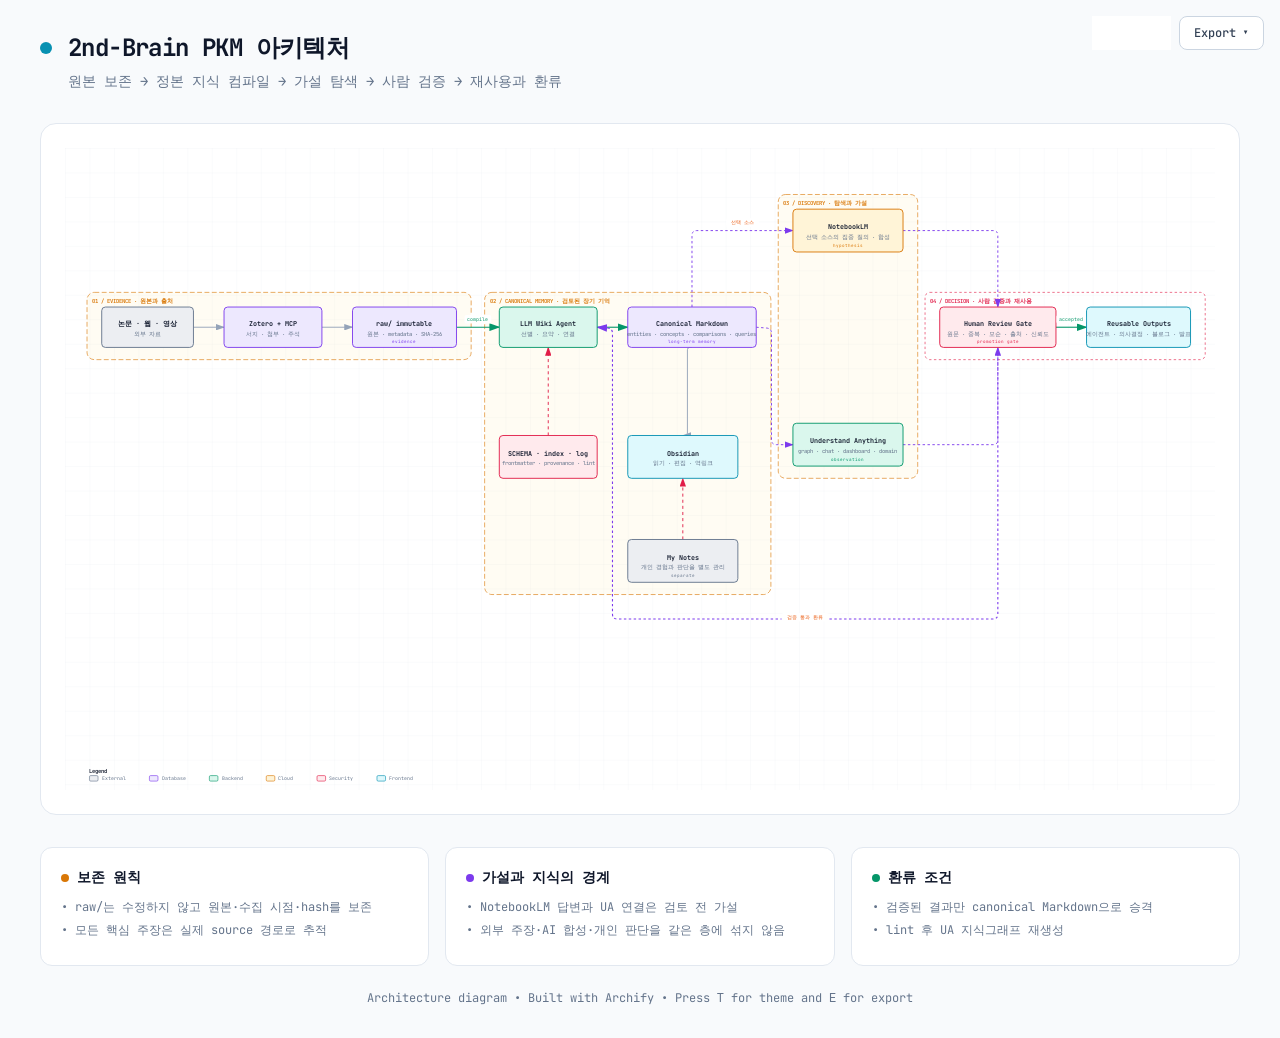
<file: docs/architecture/second-brain-pkm-architecture.html>
<!DOCTYPE html>
<html lang="ko" data-theme="dark">
<head>
  <meta charset="UTF-8">
  <meta name="viewport" content="width=device-width, initial-scale=1.0">
  <meta name="generator" content="archify 2.11.0">
  <title>2nd-Brain PKM 아키텍처 Diagram</title>
  <script>
    // Resolve the theme before first paint so light-preference users don't
    // see a dark flash. The toolbar script below re-applies with UI state.
    (function () {
      try {
        var theme = null;
        try {
          var param = new URLSearchParams(window.location.search).get('theme');
          if (param === 'light' || param === 'dark') theme = param;
        } catch (_) {}
        if (!theme) {
          try { theme = localStorage.getItem('archify-theme'); } catch (_) {}
        }
        if (theme !== 'light' && theme !== 'dark') {
          theme = window.matchMedia('(prefers-color-scheme: light)').matches ? 'light' : 'dark';
        }
        document.documentElement.setAttribute('data-theme', theme);
      } catch (_) {}
    })();
  </script>
  <!-- Async font load: a blackholed network must not block first paint.
       The body font stack falls back to system monospace until it lands. -->
  <link rel="preconnect" href="https://fonts.gstatic.com" crossorigin>
  <link href="https://fonts.googleapis.com/css2?family=JetBrains+Mono:wght@400;500;600;700&display=swap"
        rel="stylesheet" media="print" onload="this.media='all'">
  <noscript>
    <link href="https://fonts.googleapis.com/css2?family=JetBrains+Mono:wght@400;500;600;700&display=swap" rel="stylesheet">
  </noscript>
  <style>
    /* ==========================================================
       THEME VARIABLES — switch by toggling [data-theme] on <html>
       ========================================================== */
    :root,
    [data-theme="dark"] {
      --bg: #020617;
      --grid: #1e293b;
      --text: #ffffff;
      --text-muted: #94a3b8;
      --text-dim: #475569;
      /* UI chrome (menu hints, footer) needs more contrast than SVG .t-dim accents */
      --text-faint: #7d8da1;

      --panel: rgba(15, 23, 42, 0.5);
      --panel-border: #1e293b;
      --lane-fill: rgba(15, 23, 42, 0.22);
      --lane-stroke: #334155;

      --arrow: #64748b;
      --arrow-emphasis: #34d399;

      /* Opaque mask color used behind semi-transparent component fills
         so the arrows drawn underneath are properly hidden. */
      --mask: #0f172a;

      --frontend-fill:    rgba(8, 51, 68, 0.4);
      --frontend-stroke:  #22d3ee;
      --backend-fill:     rgba(6, 78, 59, 0.4);
      --backend-stroke:   #34d399;
      --database-fill:    rgba(76, 29, 149, 0.4);
      --database-stroke:  #a78bfa;
      --cloud-fill:       rgba(120, 53, 15, 0.3);
      --cloud-stroke:     #fbbf24;
      --security-fill:    rgba(136, 19, 55, 0.4);
      --security-stroke:  #fb7185;
      --messagebus-fill:  rgba(251, 146, 60, 0.3);
      --messagebus-stroke:#fb923c;
      --external-fill:    rgba(30, 41, 59, 0.5);
      --external-stroke:  #94a3b8;

      --toolbar-bg:       rgba(15, 23, 42, 0.8);
      --toolbar-border:   #334155;
      --toolbar-text:     #e2e8f0;
      --toolbar-hover:    rgba(15, 23, 42, 0.95);
      --toolbar-menu-bg:  #0f172a;
    }

    [data-theme="light"] {
      --bg: #f8fafc;
      --grid: #e2e8f0;
      --text: #0f172a;
      --text-muted: #64748b;
      --text-dim: #94a3b8;
      --text-faint: #64748b;

      --panel: #ffffff;
      --panel-border: #e2e8f0;
      --lane-fill: rgba(248, 250, 252, 0.65);
      --lane-stroke: #cbd5e1;

      --arrow: #94a3b8;
      --arrow-emphasis: #059669;

      --mask: #ffffff;

      --frontend-fill:    rgba(34, 211, 238, 0.15);
      --frontend-stroke:  #0891b2;
      --backend-fill:     rgba(52, 211, 153, 0.18);
      --backend-stroke:   #059669;
      --database-fill:    rgba(167, 139, 250, 0.2);
      --database-stroke:  #7c3aed;
      --cloud-fill:       rgba(251, 191, 36, 0.18);
      --cloud-stroke:     #d97706;
      --security-fill:    rgba(251, 113, 133, 0.15);
      --security-stroke:  #e11d48;
      --messagebus-fill:  rgba(251, 146, 60, 0.15);
      --messagebus-stroke:#ea580c;
      --external-fill:    rgba(148, 163, 184, 0.18);
      --external-stroke:  #64748b;

      --toolbar-bg:       rgba(255, 255, 255, 0.92);
      --toolbar-border:   #cbd5e1;
      --toolbar-text:     #334155;
      --toolbar-hover:    #ffffff;
      --toolbar-menu-bg:  #ffffff;
    }

    * { margin: 0; padding: 0; box-sizing: border-box; }

    body {
      font-family: 'JetBrains Mono', ui-monospace, SFMono-Regular, Menlo, Consolas, 'DejaVu Sans Mono', 'Liberation Mono', 'Noto Sans Mono CJK SC', 'PingFang SC', 'Hiragino Sans GB', 'Microsoft YaHei', monospace;
      background: var(--bg);
      min-height: 100vh;
      padding: 2rem;
      color: var(--text);
      transition: background 0.2s ease, color 0.2s ease;
    }

    .container { max-width: 1200px; margin: 0 auto; }

    .header { margin-bottom: 2rem; }

    .header-row {
      display: flex;
      align-items: center;
      gap: 1rem;
      margin-bottom: 0.5rem;
    }

    .pulse-dot {
      width: 12px;
      height: 12px;
      background: var(--frontend-stroke);
      border-radius: 50%;
      animation: pulse 2s infinite;
    }

    @keyframes pulse {
      0%, 100% { opacity: 1; }
      50% { opacity: 0.5; }
    }

    h1 {
      font-size: 1.5rem;
      font-weight: 700;
      letter-spacing: -0.025em;
    }

    .subtitle {
      color: var(--text-muted);
      font-size: 0.875rem;
      margin-left: 1.75rem;
    }

    .diagram-container {
      background: var(--panel);
      border-radius: 1rem;
      border: 1px solid var(--panel-border);
      padding: 1.5rem;
      overflow-x: auto;
    }

    svg {
      width: 100%;
      min-width: min(900px, 100%);
      display: block;
    }

    .cards {
      display: grid;
      grid-template-columns: repeat(auto-fit, minmax(280px, 1fr));
      gap: 1rem;
      margin-top: 2rem;
    }

    .card {
      background: var(--panel);
      border-radius: 0.75rem;
      border: 1px solid var(--panel-border);
      padding: 1.25rem;
    }

    .card-header {
      display: flex;
      align-items: center;
      gap: 0.5rem;
      margin-bottom: 0.75rem;
    }

    .card-dot {
      width: 8px;
      height: 8px;
      border-radius: 50%;
    }

    .card-dot.cyan     { background: var(--frontend-stroke); }
    .card-dot.emerald  { background: var(--backend-stroke); }
    .card-dot.violet   { background: var(--database-stroke); }
    .card-dot.amber    { background: var(--cloud-stroke); }
    .card-dot.rose     { background: var(--security-stroke); }
    .card-dot.orange   { background: var(--messagebus-stroke); }
    .card-dot.slate    { background: var(--external-stroke); }

    .card h3 { font-size: 0.875rem; font-weight: 600; color: var(--text); }

    .card ul {
      list-style: none;
      color: var(--text-muted);
      font-size: 0.75rem;
    }

    .card li { margin-bottom: 0.375rem; }

    .footer {
      text-align: center;
      margin-top: 1.5rem;
      color: var(--text-faint);
      font-size: 0.75rem;
    }

    /* ==========================================================
       Print stylesheet — hide interactive controls, force light,
       drop the grid so the diagram doesn't waste ink, use landscape
       so wide diagrams fit, pack summary cards into 2 columns to
       avoid an orphan card on a trailing page.
       ========================================================== */
    @page { size: landscape; margin: 1.5cm; }

    @media print {
      /* Force the FULL light palette — including component fills/strokes and
         lane/arrow colors — so printing from dark theme doesn't put neon
         strokes and translucent dark fills on white paper. */
      :root, [data-theme="dark"], [data-theme="light"] {
        --bg: #ffffff;
        --grid: transparent;
        --panel: #ffffff;
        --panel-border: #e2e8f0;
        --text: #0f172a;
        --text-muted: #475569;
        --text-dim: #94a3b8;
        --text-faint: #64748b;
        --mask: #ffffff;
        --lane-fill: rgba(248, 250, 252, 0.65);
        --lane-stroke: #cbd5e1;
        --arrow: #94a3b8;
        --arrow-emphasis: #059669;
        --frontend-fill:    rgba(34, 211, 238, 0.15);
        --frontend-stroke:  #0891b2;
        --backend-fill:     rgba(52, 211, 153, 0.18);
        --backend-stroke:   #059669;
        --database-fill:    rgba(167, 139, 250, 0.2);
        --database-stroke:  #7c3aed;
        --cloud-fill:       rgba(251, 191, 36, 0.18);
        --cloud-stroke:     #d97706;
        --security-fill:    rgba(251, 113, 133, 0.15);
        --security-stroke:  #e11d48;
        --messagebus-fill:  rgba(251, 146, 60, 0.15);
        --messagebus-stroke:#ea580c;
        --external-fill:    rgba(148, 163, 184, 0.18);
        --external-stroke:  #64748b;
      }
      body { background: #ffffff !important; padding: 0; }
      .container { max-width: none; }
      .toolbar, .archify-toast, .no-print { display: none !important; }
      .diagram-container, .card { box-shadow: none; border-color: #e2e8f0; }
      .cards { grid-template-columns: 1fr 1fr; }
      /* Ensure elements break sensibly across pages */
      .card { break-inside: avoid; page-break-inside: avoid; }
      .diagram-container { break-inside: avoid; page-break-inside: avoid; }
      h1, .subtitle { color: #0f172a; }
    }

    /* ==========================================================
       TOOLBAR (theme toggle + export menu)
       ========================================================== */
    .toolbar {
      position: fixed;
      top: 1rem;
      right: 1rem;
      display: flex;
      gap: 0.5rem;
      z-index: 100;
    }
    .toolbar button {
      background: var(--toolbar-bg);
      color: var(--toolbar-text);
      border: 1px solid var(--toolbar-border);
      padding: 0.5rem 0.875rem;
      border-radius: 0.5rem;
      font-family: inherit;
      font-size: 0.75rem;
      font-weight: 500;
      cursor: pointer;
      backdrop-filter: blur(8px);
      transition: background 0.15s, border-color 0.15s;
      display: inline-flex;
      align-items: center;
      gap: 0.375rem;
    }
    .toolbar button:hover {
      background: var(--toolbar-hover);
      border-color: var(--arrow);
    }
    .toolbar button:focus-visible {
      outline: 2px solid var(--frontend-stroke);
      outline-offset: 2px;
    }
    .toolbar .export-wrap { position: relative; }
    .toolbar .export-menu {
      position: absolute;
      top: calc(100% + 0.375rem);
      right: 0;
      background: var(--toolbar-menu-bg);
      border: 1px solid var(--toolbar-border);
      border-radius: 0.5rem;
      padding: 0.375rem;
      min-width: 160px;
      display: none;
      flex-direction: column;
      box-shadow: 0 4px 20px rgba(0,0,0,0.25);
    }
    .toolbar .export-menu.open { display: flex; }
    .toolbar .export-menu button {
      background: transparent;
      border: 0;
      justify-content: space-between;
      width: 100%;
      text-align: left;
      padding: 0.5rem 0.75rem;
    }
    .toolbar .export-menu button:hover {
      background: var(--toolbar-hover);
    }
    .toolbar .export-menu .hint {
      color: var(--text-faint);
      font-size: 0.625rem;
    }
    .toolbar .export-menu hr {
      border: 0;
      border-top: 1px solid var(--toolbar-border);
      margin: 0.25rem 0.375rem;
      opacity: 0.5;
    }

    /* Toast — brief feedback for actions like "copied" */
    .archify-toast {
      position: fixed;
      top: 1rem;
      left: 50%;
      transform: translateX(-50%) translateY(-8px);
      background: var(--toolbar-menu-bg);
      color: var(--text);
      border: 1px solid var(--toolbar-border);
      padding: 0.5rem 1rem;
      border-radius: 0.5rem;
      font-family: inherit;
      font-size: 0.75rem;
      opacity: 0;
      transition: opacity 0.2s, transform 0.2s;
      z-index: 200;
      pointer-events: none;
      box-shadow: 0 4px 20px rgba(0,0,0,0.25);
    }
    .archify-toast.show {
      opacity: 1;
      transform: translateX(-50%) translateY(0);
    }

    @media (max-width: 720px) {
      body { padding: 1rem; }
      .toolbar {
        position: static;
        justify-content: flex-end;
        margin-bottom: 1rem;
      }
      .header { margin-bottom: 1.25rem; }
      .header-row {
        gap: 0.75rem;
        align-items: flex-start;
      }
      h1 {
        font-size: 1.25rem;
        line-height: 1.25;
      }
      .subtitle {
        margin-left: 0;
        font-size: 0.8125rem;
        line-height: 1.55;
      }
      .diagram-container {
        padding: 0.75rem;
        border-radius: 0.75rem;
      }
      .cards {
        grid-template-columns: 1fr;
        margin-top: 1rem;
      }
    }

    /* ==========================================================
       SVG SEMANTIC CLASSES — use these instead of inline fill/stroke
       ========================================================== */
    .c-grid       { stroke: var(--grid); fill: none; }
    .c-mask       { fill: var(--mask); stroke: none; }

    .c-frontend   { fill: var(--frontend-fill);   stroke: var(--frontend-stroke); }
    .c-backend    { fill: var(--backend-fill);    stroke: var(--backend-stroke); }
    .c-database   { fill: var(--database-fill);   stroke: var(--database-stroke); }
    .c-cloud      { fill: var(--cloud-fill);      stroke: var(--cloud-stroke); }
    .c-security   { fill: var(--security-fill);   stroke: var(--security-stroke); }
    .c-messagebus { fill: var(--messagebus-fill); stroke: var(--messagebus-stroke); }
    .c-external   { fill: var(--external-fill);   stroke: var(--external-stroke); }

    /* Text helpers */
    .t-primary { fill: var(--text); }
    .t-muted   { fill: var(--text-muted); }
    .t-dim     { fill: var(--text-dim); }
    .t-frontend   { fill: var(--frontend-stroke); }
    .t-backend    { fill: var(--backend-stroke); }
    .t-database   { fill: var(--database-stroke); }
    .t-cloud      { fill: var(--cloud-stroke); }
    .t-security   { fill: var(--security-stroke); }
    .t-messagebus { fill: var(--messagebus-stroke); }
    .t-external   { fill: var(--external-stroke); }

    /* Arrows */
    .a-default   { stroke: var(--arrow); fill: none; }
    .a-emphasis  { stroke: var(--arrow-emphasis); fill: none; }
    .a-security  { stroke: var(--security-stroke); fill: none; stroke-dasharray: 5,5; }
    .a-dashed    { stroke: var(--database-stroke); fill: none; stroke-dasharray: 4,4; }

    /* Arrowhead markers reference these */
    .m-default   { fill: var(--arrow); }
    .m-emphasis  { fill: var(--arrow-emphasis); }
    .m-security  { fill: var(--security-stroke); }
    .m-dashed    { fill: var(--database-stroke); }

    /* Dashed boundary variants */
    .c-security-group { fill: transparent; stroke: var(--security-stroke); stroke-dasharray: 4,4; }
    .c-region         { fill: rgba(251, 191, 36, 0.05); stroke: var(--cloud-stroke); stroke-dasharray: 8,4; }
    .c-lane           { fill: var(--lane-fill); stroke: var(--lane-stroke); stroke-dasharray: 6,6; }

    /* Optional trace animation, enabled only by meta.animation = "trace".
       Static diagrams do not carry data-animation and render exactly as before. */
    svg[data-animation="trace"] [data-animate="edge"] {
      stroke-dasharray: 10 8;
      stroke-dashoffset: 54;
      animation: archify-edge-flow 2.4s linear infinite;
      animation-delay: calc(var(--step, 0) * 160ms);
    }
    svg[data-animation="trace"] [data-animate="node"] {
      transform-box: fill-box;
      transform-origin: center;
      animation: archify-node-pulse 3.6s ease-in-out infinite;
      animation-delay: calc(var(--step, 0) * 160ms);
    }
    @keyframes archify-edge-flow {
      to { stroke-dashoffset: 0; }
    }
    @keyframes archify-node-pulse {
      0%, 72%, 100% { filter: none; stroke-width: 1.5; }
      18%, 36% {
        filter: drop-shadow(0 0 8px var(--arrow-emphasis));
        stroke-width: 2.4;
      }
    }
    @media (prefers-reduced-motion: reduce) {
      svg[data-animation="trace"] [data-animate] {
        animation: none !important;
        stroke-dashoffset: 0;
      }
    }
  </style>
</head>
<body>
  <!-- Toolbar: theme toggle + export menu (present on every generated diagram)
       Keyboard: T toggles theme, E opens export menu (when no input focused) -->
  <div class="toolbar" role="toolbar" aria-label="Diagram actions">
    <button id="btn-theme" type="button"
            title="Toggle theme (T)"
            aria-label="Toggle color theme"
            aria-pressed="false">
      <span id="theme-icon" aria-hidden="true">&#9790;</span>
      <span id="theme-label">Dark</span>
    </button>
    <div class="export-wrap">
      <button id="btn-export" type="button"
              title="Export diagram (E)"
              aria-label="Export diagram"
              aria-haspopup="menu"
              aria-expanded="false"
              aria-controls="export-menu">
        Export <span aria-hidden="true">&#9662;</span>
      </button>
      <div class="export-menu" id="export-menu" role="menu" aria-label="Export">
        <button data-action="copy"  type="button" role="menuitem" tabindex="-1">Copy to clipboard <span class="hint">PNG</span></button>
        <hr role="separator">
        <button data-format="png"   type="button" role="menuitem" tabindex="-1">Download PNG</button>
        <button data-format="jpeg"  type="button" role="menuitem" tabindex="-1">Download JPEG</button>
        <button data-format="webp"  type="button" role="menuitem" tabindex="-1">Download WebP</button>
        <hr role="separator">
        <button data-format="svg"   type="button" role="menuitem" tabindex="-1">Download SVG <span class="hint">vector</span></button>
      </div>
    </div>
  </div>

  <div class="container">
    <!-- Header -->
    <div class="header">
      <div class="header-row">
        <div class="pulse-dot"></div>
        <h1>2nd-Brain PKM 아키텍처</h1>
      </div>
      <p class="subtitle">원본 보존 → 정본 지식 컴파일 → 가설 탐색 → 사람 검증 → 재사용과 환류</p>
    </div>

    <!-- Main Diagram -->
    <div class="diagram-container">
      <svg viewBox="0 0 1880 1050" role="img" aria-label="2nd-Brain PKM 아키텍처 — 원본 보존 → 정본 지식 컴파일 → 가설 탐색 → 사람 검증 → 재사용과 환류 (architecture diagram)">
        <!-- Definitions -->
        <defs>
          <marker id="arrowhead" markerWidth="10" markerHeight="7" refX="9" refY="3.5" orient="auto">
            <polygon points="0 0, 10 3.5, 0 7" class="m-default" />
          </marker>
          <marker id="arrowhead-emphasis" markerWidth="10" markerHeight="7" refX="9" refY="3.5" orient="auto">
            <polygon points="0 0, 10 3.5, 0 7" class="m-emphasis" />
          </marker>
          <marker id="arrowhead-security" markerWidth="10" markerHeight="7" refX="9" refY="3.5" orient="auto">
            <polygon points="0 0, 10 3.5, 0 7" class="m-security" />
          </marker>
          <marker id="arrowhead-dashed" markerWidth="10" markerHeight="7" refX="9" refY="3.5" orient="auto">
            <polygon points="0 0, 10 3.5, 0 7" class="m-dashed" />
          </marker>
          <pattern id="grid" width="40" height="40" patternUnits="userSpaceOnUse">
            <path d="M 40 0 L 0 0 0 40" class="c-grid" stroke-width="0.5"/>
          </pattern>
        </defs>

        <!-- Background Grid -->
        <rect width="100%" height="100%" fill="url(#grid)" />

        <!-- Boundaries (behind everything) -->
        <rect x="36" y="236" width="628" height="110" rx="12" class="c-region" stroke-width="1"/>
        <text x="44" y="254" class="t-cloud" font-size="9" font-weight="600">01 / EVIDENCE · 원본과 출처</text>

        <rect x="686" y="236" width="468" height="494" rx="12" class="c-region" stroke-width="1"/>
        <text x="694" y="254" class="t-cloud" font-size="9" font-weight="600">02 / CANONICAL MEMORY · 검토된 장기 기억</text>

        <rect x="1166" y="76" width="228" height="464" rx="12" class="c-region" stroke-width="1"/>
        <text x="1174" y="94" class="t-cloud" font-size="9" font-weight="600">03 / DISCOVERY · 탐색과 가설</text>

        <rect x="1406" y="236" width="458" height="110" rx="8" class="c-security-group" stroke-width="1"/>
        <text x="1414" y="254" class="t-security" font-size="9" font-weight="600">04 / DECISION · 사람 검증과 재사용</text>

        <!-- Connection paths (before components for correct z-order) -->
        <path d="M 210 293 L 260 293" class="a-default" stroke-width="1.5" marker-end="url(#arrowhead)"/>
        <path d="M 420 293 L 470 293" class="a-default" stroke-width="1.5" marker-end="url(#arrowhead)"/>
        <path d="M 640 293 L 710 293" class="a-emphasis" stroke-width="1.8" marker-end="url(#arrowhead-emphasis)"/>
        <path d="M 870 293 L 920 293" class="a-emphasis" stroke-width="1.8" marker-end="url(#arrowhead-emphasis)"/>
        <path d="M 1025 260 L 1025 143 Q 1025 135 1033 135 L 1190 135" class="a-dashed" stroke-width="1.5" marker-end="url(#arrowhead-dashed)"/>
        <path d="M 1130 293 L 1147.025477771711 294.3620382217369 Q 1155 295 1155 303 L 1155 477 Q 1155 485 1163 485 L 1190 485" class="a-dashed" stroke-width="1.5" marker-end="url(#arrowhead-dashed)"/>
        <path d="M 1370 135 L 1517 135 Q 1525 135 1525 143 L 1525 260" class="a-dashed" stroke-width="1.5" marker-end="url(#arrowhead-dashed)"/>
        <path d="M 1370 485 L 1517 485 Q 1525 485 1525 477 L 1525 326" class="a-dashed" stroke-width="1.5" marker-end="url(#arrowhead-dashed)"/>
        <path d="M 1620 293 L 1670 293" class="a-emphasis" stroke-width="1.8" marker-end="url(#arrowhead-emphasis)"/>
        <path d="M 790 470 L 790 326" class="a-security" stroke-width="1.5" marker-end="url(#arrowhead-security)"/>
        <path d="M 1025 326 L 1021.25 326 Q 1017.5 326 1017.5 329.75 L 1017.5 466.25 Q 1017.5 470 1013.75 470 L 1010 470" class="a-default" stroke-width="1.5" marker-end="url(#arrowhead)"/>
        <path d="M 1010 640 L 1010 540" class="a-security" stroke-width="1.5" marker-end="url(#arrowhead-security)"/>
        <path d="M 1525 326 L 1525 762 Q 1525 770 1517 770 L 903 770 Q 895 770 895 762 L 895 303 Q 895 295 887.025477771711 294.3620382217369 L 870 293" class="a-dashed" stroke-width="1.8" marker-end="url(#arrowhead-dashed)"/>

        <!-- Components -->
        <rect x="60" y="260" width="150" height="66" rx="6" class="c-mask"/>
        <rect x="60" y="260" width="150" height="66" rx="6" class="c-external" stroke-width="1.5"/>
        <text x="135" y="291" class="t-primary" font-size="11" font-weight="600" text-anchor="middle">논문 · 웹 · 영상</text>
        <text x="135" y="307" class="t-muted" font-size="9" text-anchor="middle">외부 자료</text>

        <rect x="260" y="260" width="160" height="66" rx="6" class="c-mask"/>
        <rect x="260" y="260" width="160" height="66" rx="6" class="c-database" stroke-width="1.5"/>
        <text x="340" y="291" class="t-primary" font-size="11" font-weight="600" text-anchor="middle">Zotero + MCP</text>
        <text x="340" y="307" class="t-muted" font-size="9" text-anchor="middle">서지 · 첨부 · 주석</text>

        <rect x="470" y="260" width="170" height="66" rx="6" class="c-mask"/>
        <rect x="470" y="260" width="170" height="66" rx="6" class="c-database" stroke-width="1.5"/>
        <text x="555" y="291" class="t-primary" font-size="11" font-weight="600" text-anchor="middle">raw/ immutable</text>
        <text x="555" y="307" class="t-muted" font-size="9" text-anchor="middle">원본 · metadata · SHA-256</text>
        <text x="555" y="318" class="t-database" font-size="7" text-anchor="middle">evidence</text>

        <rect x="710" y="260" width="160" height="66" rx="6" class="c-mask"/>
        <rect x="710" y="260" width="160" height="66" rx="6" class="c-backend" stroke-width="1.5"/>
        <text x="790" y="291" class="t-primary" font-size="11" font-weight="600" text-anchor="middle">LLM Wiki Agent</text>
        <text x="790" y="307" class="t-muted" font-size="9" text-anchor="middle">선별 · 요약 · 연결</text>

        <rect x="920" y="260" width="210" height="66" rx="6" class="c-mask"/>
        <rect x="920" y="260" width="210" height="66" rx="6" class="c-database" stroke-width="1.5"/>
        <text x="1025" y="291" class="t-primary" font-size="11" font-weight="600" text-anchor="middle">Canonical Markdown</text>
        <text x="1025" y="307" class="t-muted" font-size="9" text-anchor="middle">entities · concepts · comparisons · queries</text>
        <text x="1025" y="318" class="t-database" font-size="7" text-anchor="middle">long-term memory</text>

        <rect x="1190" y="100" width="180" height="70" rx="6" class="c-mask"/>
        <rect x="1190" y="100" width="180" height="70" rx="6" class="c-cloud" stroke-width="1.5"/>
        <text x="1280" y="133" class="t-primary" font-size="11" font-weight="600" text-anchor="middle">NotebookLM</text>
        <text x="1280" y="149" class="t-muted" font-size="9" text-anchor="middle">선택 소스의 집중 질의 · 합성</text>
        <text x="1280" y="162" class="t-cloud" font-size="7" text-anchor="middle">hypothesis</text>

        <rect x="1190" y="450" width="180" height="70" rx="6" class="c-mask"/>
        <rect x="1190" y="450" width="180" height="70" rx="6" class="c-backend" stroke-width="1.5"/>
        <text x="1280" y="483" class="t-primary" font-size="11" font-weight="600" text-anchor="middle">Understand Anything</text>
        <text x="1280" y="499" class="t-muted" font-size="9" text-anchor="middle">graph · chat · dashboard · domain</text>
        <text x="1280" y="512" class="t-backend" font-size="7" text-anchor="middle">observation</text>

        <rect x="1430" y="260" width="190" height="66" rx="6" class="c-mask"/>
        <rect x="1430" y="260" width="190" height="66" rx="6" class="c-security" stroke-width="1.5"/>
        <text x="1525" y="291" class="t-primary" font-size="11" font-weight="600" text-anchor="middle">Human Review Gate</text>
        <text x="1525" y="307" class="t-muted" font-size="9" text-anchor="middle">원문 · 중복 · 모순 · 출처 · 신뢰도</text>
        <text x="1525" y="318" class="t-security" font-size="7" text-anchor="middle">promotion gate</text>

        <rect x="1670" y="260" width="170" height="66" rx="6" class="c-mask"/>
        <rect x="1670" y="260" width="170" height="66" rx="6" class="c-frontend" stroke-width="1.5"/>
        <text x="1755" y="291" class="t-primary" font-size="11" font-weight="600" text-anchor="middle">Reusable Outputs</text>
        <text x="1755" y="307" class="t-muted" font-size="9" text-anchor="middle">에이전트 · 의사결정 · 블로그 · 발표</text>

        <rect x="710" y="470" width="160" height="70" rx="6" class="c-mask"/>
        <rect x="710" y="470" width="160" height="70" rx="6" class="c-security" stroke-width="1.5"/>
        <text x="790" y="503" class="t-primary" font-size="11" font-weight="600" text-anchor="middle">SCHEMA · index · log</text>
        <text x="790" y="519" class="t-muted" font-size="9" text-anchor="middle">frontmatter · provenance · lint</text>

        <rect x="920" y="470" width="180" height="70" rx="6" class="c-mask"/>
        <rect x="920" y="470" width="180" height="70" rx="6" class="c-frontend" stroke-width="1.5"/>
        <text x="1010" y="503" class="t-primary" font-size="11" font-weight="600" text-anchor="middle">Obsidian</text>
        <text x="1010" y="519" class="t-muted" font-size="9" text-anchor="middle">읽기 · 편집 · 역링크</text>

        <rect x="920" y="640" width="180" height="70" rx="6" class="c-mask"/>
        <rect x="920" y="640" width="180" height="70" rx="6" class="c-external" stroke-width="1.5"/>
        <text x="1010" y="673" class="t-primary" font-size="11" font-weight="600" text-anchor="middle">My Notes</text>
        <text x="1010" y="689" class="t-muted" font-size="9" text-anchor="middle">개인 경험과 판단을 별도 관리</text>
        <text x="1010" y="702" class="t-external" font-size="7" text-anchor="middle">separate</text>

        <!-- Connection labels -->


        <rect x="653.2" y="273" width="43.6" height="14" rx="3" class="c-mask"/>
        <text x="675" y="283" class="t-backend" font-size="8" text-anchor="middle">compile</text>

        <rect x="1080.9" y="115" width="53.199999999999996" height="14" rx="3" class="c-mask"/>
        <text x="1107.5" y="125" class="t-messagebus" font-size="8" text-anchor="middle">선택 소스</text>



        <rect x="1620.8" y="273" width="48.4" height="14" rx="3" class="c-mask"/>
        <text x="1645" y="283" class="t-backend" font-size="8" text-anchor="middle">accepted</text>



        <rect x="1171.4" y="760" width="77.2" height="14" rx="3" class="c-mask"/>
        <text x="1210" y="770" class="t-messagebus" font-size="8" text-anchor="middle">검증 통과 환류</text>

        <!-- Legend -->
        <text x="40" y="1021" class="t-primary" font-size="9" font-weight="600">Legend</text>
        <rect x="40" y="1026" width="14" height="9" rx="2" class="c-external" stroke-width="1"/>
        <text x="60" y="1034" class="t-muted" font-size="8">External</text>
        <rect x="138" y="1026" width="14" height="9" rx="2" class="c-database" stroke-width="1"/>
        <text x="158" y="1034" class="t-muted" font-size="8">Database</text>
        <rect x="236" y="1026" width="14" height="9" rx="2" class="c-backend" stroke-width="1"/>
        <text x="256" y="1034" class="t-muted" font-size="8">Backend</text>
        <rect x="329" y="1026" width="14" height="9" rx="2" class="c-cloud" stroke-width="1"/>
        <text x="349" y="1034" class="t-muted" font-size="8">Cloud</text>
        <rect x="412" y="1026" width="14" height="9" rx="2" class="c-security" stroke-width="1"/>
        <text x="432" y="1034" class="t-muted" font-size="8">Security</text>
        <rect x="510" y="1026" width="14" height="9" rx="2" class="c-frontend" stroke-width="1"/>
        <text x="530" y="1034" class="t-muted" font-size="8">Frontend</text>
      </svg>
    </div>

    <!-- Info Cards -->
    <div class="cards">
      <div class="card">
        <div class="card-header">
          <div class="card-dot amber"></div>
          <h3>보존 원칙</h3>
        </div>
        <ul>
          <li>&bull; raw/는 수정하지 않고 원본·수집 시점·hash를 보존</li>
          <li>&bull; 모든 핵심 주장은 실제 source 경로로 추적</li>
        </ul>
      </div>

      <div class="card">
        <div class="card-header">
          <div class="card-dot violet"></div>
          <h3>가설과 지식의 경계</h3>
        </div>
        <ul>
          <li>&bull; NotebookLM 답변과 UA 연결은 검토 전 가설</li>
          <li>&bull; 외부 주장·AI 합성·개인 판단을 같은 층에 섞지 않음</li>
        </ul>
      </div>

      <div class="card">
        <div class="card-header">
          <div class="card-dot emerald"></div>
          <h3>환류 조건</h3>
        </div>
        <ul>
          <li>&bull; 검증된 결과만 canonical Markdown으로 승격</li>
          <li>&bull; lint 후 UA 지식그래프 재생성</li>
        </ul>
      </div>
    </div>

    <!-- Footer -->
    <p class="footer">
      Architecture diagram &bull; Built with Archify<span class="no-print"> &bull; Press <kbd>T</kbd> for theme and <kbd>E</kbd> for export</span>
    </p>
  </div>

  <script>
    /* ============================================================
       Theme toggle — persists to localStorage, respects system pref
       ============================================================ */
    var Archify = {};

    Archify.theme = (function () {
      var STORAGE_KEY = 'archify-theme';
      var html = document.documentElement;
      var btn = document.getElementById('btn-theme');
      var icon = document.getElementById('theme-icon');
      var label = document.getElementById('theme-label');

      // localStorage can throw (blocked cookies, sandboxed iframes); the whole
      // script element dies on an uncaught error, so guard every access.
      function readStored() {
        try { return localStorage.getItem(STORAGE_KEY); } catch (_) { return null; }
      }
      function writeStored(value) {
        try { localStorage.setItem(STORAGE_KEY, value); } catch (_) {}
      }
      function urlOverride() {
        // URL param wins (useful for deterministic screenshots / share links)
        try {
          var param = new URLSearchParams(window.location.search).get('theme');
          if (param === 'light' || param === 'dark') return param;
        } catch (_) {}
        return null;
      }

      function resolveInitial() {
        var fromUrl = urlOverride();
        if (fromUrl) return fromUrl;
        var saved = readStored();
        if (saved === 'light' || saved === 'dark') return saved;
        return window.matchMedia('(prefers-color-scheme: light)').matches ? 'light' : 'dark';
      }

      function apply(theme) {
        html.setAttribute('data-theme', theme);
        icon.textContent = theme === 'dark' ? '\u263E' : '\u263C';
        label.textContent = theme === 'dark' ? 'Dark' : 'Light';
        btn.setAttribute('aria-pressed', theme === 'light' ? 'true' : 'false');
      }

      function toggle() {
        var next = html.getAttribute('data-theme') === 'dark' ? 'light' : 'dark';
        apply(next);
        writeStored(next);
      }

      apply(resolveInitial());
      btn.addEventListener('click', toggle);

      // Follow live OS theme changes while the user has no explicit preference.
      try {
        var media = window.matchMedia('(prefers-color-scheme: light)');
        var onChange = function (e) {
          var saved = readStored();
          if (urlOverride() || saved === 'light' || saved === 'dark') return;
          apply(e.matches ? 'light' : 'dark');
        };
        if (media.addEventListener) media.addEventListener('change', onChange);
        else if (media.addListener) media.addListener(onChange);
      } catch (_) {}

      return { toggle: toggle };
    })();

    /* ============================================================
       Export — PNG / JPEG / WebP / SVG (download) and Copy PNG (clipboard)

       Raster exports are always rendered at 4x source resolution for
       maximum sharpness. The trick: we set the serialized SVG's
       `width`/`height` to viewBox * 4 so the browser rasterizes the
       vectors at that resolution natively. drawImage then draws at
       the image's natural size (no upscaling = no blur).

       JPEG/WebP paint the current theme's background explicitly since
       those formats have no alpha channel.
       ============================================================ */
    (function () {
      var RASTER_SCALE = 4;

      function diagramFilename() {
        var title = (document.title || 'diagram')
          .replace(/\s+Architecture(\s+Diagram)?$/i, '')
          .replace(/\s+Diagram$/i, '')
          .trim();
        return title.replace(/[^a-z0-9_\-]+/gi, '-')
                    .toLowerCase()
                    .replace(/^-+|-+$/g, '') || 'diagram';
      }

      function currentBg() {
        return getComputedStyle(document.body).backgroundColor || '#ffffff';
      }

      /**
       * Serialize the main SVG into a standalone document.
       *
       * Two modes:
       * - Default (opts.autoTheme=false) — locks the serialized SVG to the
       *   viewer's current theme. Used by the raster pipeline
       *   (PNG/JPEG/WebP/clipboard) because canvas rasterization needs
       *   deterministic colors; a raster cannot react to
       *   prefers-color-scheme after encoding.
       * - autoTheme=true — emits BOTH dark and light variable sets plus a
       *   `@media (prefers-color-scheme)` rule so the resulting SVG
       *   self-themes when embedded in GitHub READMEs or other hosts that
       *   expose a color scheme. Used for "Download SVG".
       */
      function serializeSvg(scale, opts) {
        // scale: integer multiplier for intrinsic SVG pixel dimensions used by
        // the raster path. Defaults to 1 (natural size) for SVG download.
        scale = scale || 1;
        opts = opts || {};
        var autoTheme = opts.autoTheme === true;

        var svg = document.querySelector('.diagram-container svg');
        var clone = svg.cloneNode(true);

        var vb = svg.viewBox.baseVal;
        // Scale width/height so the browser rasterizes the vectors at target
        // resolution directly. viewBox stays unchanged so coordinates don't
        // shift. This is the key to sharp rasters — do NOT scale later via
        // canvas upscaling.
        clone.setAttribute('width', vb.width * scale);
        clone.setAttribute('height', vb.height * scale);
        clone.setAttribute('xmlns', 'http://www.w3.org/2000/svg');

        // Only the SVG-relevant rules: semantic classes, markers, and the
        // theme variable blocks. Toolbar/cards/print CSS can never apply
        // inside a standalone SVG and would only bloat the export.
        var hostStyle = (function () {
          var out = [];
          Array.prototype.forEach.call(document.styleSheets, function (sheet) {
            var rules;
            try { rules = sheet.cssRules; } catch (_) { return; } // cross-origin
            if (!rules) return;
            Array.prototype.forEach.call(rules, function (rule) {
              if (rule.type !== 1) return; // plain style rules only
              var sel = rule.selectorText || '';
              if (/(^|,)\s*(svg|:root|\[data-theme|\.c-|\.t-|\.a-|\.m-)/.test(sel)) {
                out.push(rule.cssText);
              }
            });
          });
          return out.join('\n');
        })();

        // Derive the variable list from the stylesheet so newly added theme
        // variables can never be missed by the export pipeline again
        // (--lane-fill/--lane-stroke once were).
        var varNames = (function () {
          var seen = {};
          var names = [];
          (hostStyle.match(/--[a-zA-Z0-9-]+(?=\s*:)/g) || []).forEach(function (n) {
            if (!seen[n]) { seen[n] = true; names.push(n); }
          });
          return names;
        })();

        // Resolve the full variable set for a given data-theme via an
        // off-DOM probe, independent of what the viewer is currently set to.
        function resolveVars(themeAttr) {
          var probe = document.createElement('div');
          probe.setAttribute('data-theme', themeAttr);
          probe.style.cssText = 'position:absolute;width:0;height:0;visibility:hidden;';
          document.body.appendChild(probe);
          try {
            var c = getComputedStyle(probe);
            return varNames.map(function (n) {
              return n + ': ' + c.getPropertyValue(n).trim() + ';';
            }).join(' ');
          } finally {
            document.body.removeChild(probe);
          }
        }

        // Prepend a local()-only @font-face block for each weight so that the
        // sandboxed image-rendering context used during PNG/JPEG/WebP export
        // can find JetBrains Mono if the user has it installed locally, and
        // falls through cleanly to the monospace stack otherwise. The usual
        // Google-Fonts <link> in the host document is unreachable from the
        // serialized SVG, so url()-sourced faces would just hang.
        var fontFallback = [400, 500, 600, 700].map(function (w) {
          return "@font-face { font-family: 'JetBrains Mono'; font-weight: " + w +
                 "; src: local('JetBrains Mono'), local('JetBrainsMono-Regular'); }";
        }).join('\n');

        var style = document.createElementNS('http://www.w3.org/2000/svg', 'style');
        var bgRect = document.createElementNS('http://www.w3.org/2000/svg', 'rect');
        bgRect.setAttribute('width', '100%');
        bgRect.setAttribute('height', '100%');

        if (autoTheme) {
          // Dual-theme SVG. Dark is the default (so hosts without
          // prefers-color-scheme still render), light swaps in via media
          // query, and svg[data-theme="..."] still lets downstream
          // consumers force a specific theme.
          var darkVars = resolveVars('dark');
          var lightVars = resolveVars('light');

          style.textContent =
            fontFallback + "\n" +
            "svg { font-family: 'JetBrains Mono', ui-monospace, SFMono-Regular, Menlo, Consolas, 'DejaVu Sans Mono', 'Liberation Mono', 'Noto Sans Mono CJK SC', 'PingFang SC', 'Hiragino Sans GB', 'Microsoft YaHei', monospace; }\n" +
            hostStyle + "\n" +
            ":root, svg { " + darkVars + " }\n" +
            "@media (prefers-color-scheme: light) { :root, svg { " + lightVars + " } }\n" +
            "svg[data-theme=\"light\"] { " + lightVars + " }\n" +
            "svg[data-theme=\"dark\"] { " + darkVars + " }\n" +
            "rect.c-bg-rect { fill: var(--bg); }\n";

          // Don't lock the serialized SVG to the viewer's current theme.
          clone.removeAttribute('data-theme');
          // Background follows the CSS variable, not a fixed color, so it
          // swaps with the media query.
          bgRect.setAttribute('class', 'c-bg-rect');
        } else {
          // Raster path: lock to the viewer's current theme.
          var theme = document.documentElement.getAttribute('data-theme') || 'dark';
          var themeHost = document.querySelector('[data-theme="' + theme + '"]') || document.documentElement;
          var computed = getComputedStyle(themeHost);
          var vars = varNames.map(function (n) {
            return n + ': ' + computed.getPropertyValue(n).trim() + ';';
          }).join(' ');

          // IMPORTANT: inject the resolved variables AFTER hostStyle,
          // otherwise hostStyle's ":root, [data-theme=\"dark\"] { ... }" rule
          // overrides our chosen theme via later-in-cascade equal-specificity.
          // Keep this order.
          style.textContent =
            fontFallback + "\n" +
            "svg { font-family: 'JetBrains Mono', ui-monospace, SFMono-Regular, Menlo, Consolas, 'DejaVu Sans Mono', 'Liberation Mono', 'Noto Sans Mono CJK SC', 'PingFang SC', 'Hiragino Sans GB', 'Microsoft YaHei', monospace; }\n" +
            hostStyle + "\n" +
            ":root, svg { " + vars + " }\n";

          bgRect.setAttribute('fill', computed.getPropertyValue('--bg').trim() || '#ffffff');
        }

        clone.insertBefore(style, clone.firstChild);
        clone.insertBefore(bgRect, style.nextSibling);

        return {
          svgString: new XMLSerializer().serializeToString(clone),
          width: vb.width * scale,
          height: vb.height * scale
        };
      }

      function download(blob, filename) {
        var url = URL.createObjectURL(blob);
        var a = document.createElement('a');
        a.href = url;
        a.download = filename;
        document.body.appendChild(a);
        a.click();
        a.remove();
        setTimeout(function () { URL.revokeObjectURL(url); }, 1000);
      }

      // Conservative upper bound on total canvas pixels. Older Safari on iOS
      // silently produces a blank canvas above ~16 Mpx; Chrome / Firefox /
      // desktop Safari are far higher but start failing on memory-constrained
      // devices. We pick the largest integer scale in {4,3,2,1} whose target
      // pixel count fits under this cap.
      var MAX_CANVAS_PIXELS = 16 * 1024 * 1024;

      function pickSafeScale(vbW, vbH) {
        for (var s = RASTER_SCALE; s >= 1; s--) {
          if (vbW * s * vbH * s <= MAX_CANVAS_PIXELS) return s;
        }
        return 1;
      }

      function rasterize(format) {
        // Serialize at a safe scale (RASTER_SCALE=4 by default, reduced if the
        // resulting canvas would exceed MAX_CANVAS_PIXELS). The SVG itself is
        // rasterized at target resolution natively; drawImage draws at natural
        // size — no upsampling blur.
        var svg = document.querySelector('.diagram-container svg');
        var vb = svg.viewBox.baseVal;
        var scale = pickSafeScale(vb.width, vb.height);
        var data = serializeSvg(scale);
        var svgBlob = new Blob([data.svgString], { type: 'image/svg+xml;charset=utf-8' });
        var svgUrl = URL.createObjectURL(svgBlob);

        return new Promise(function (resolve, reject) {
          var img = new Image();
          img.onload = function () {
            var canvas = document.createElement('canvas');
            canvas.width = data.width;
            canvas.height = data.height;
            var ctx = canvas.getContext('2d');
            if (format === 'jpeg') {
              ctx.fillStyle = currentBg();
              ctx.fillRect(0, 0, canvas.width, canvas.height);
            }
            // Draw at natural size — SVG was already rasterized at target res.
            ctx.drawImage(img, 0, 0);
            URL.revokeObjectURL(svgUrl);
            var mime = format === 'jpeg' ? 'image/jpeg' :
                       format === 'webp' ? 'image/webp' : 'image/png';
            var quality = format === 'png' ? undefined : 0.95;
            canvas.toBlob(function (blob) {
              if (!blob) reject(new Error('toBlob returned null for ' + format));
              else resolve(blob);
            }, mime, quality);
          };
          img.onerror = function (e) {
            URL.revokeObjectURL(svgUrl);
            reject(e);
          };
          img.src = svgUrl;
        });
      }

      var menu = document.getElementById('export-menu');
      var btn = document.getElementById('btn-export');
      var items = function () {
        return Array.prototype.slice.call(menu.querySelectorAll('button[role="menuitem"]'));
      };

      // ---- Clipboard support ----------------------------------------------
      function canCopyImage() {
        return typeof ClipboardItem !== 'undefined' &&
               navigator.clipboard &&
               typeof navigator.clipboard.write === 'function';
      }

      // ---- Raster format detection ----------------------------------------
      // canvas.toBlob('image/webp') silently returns a PNG on browsers without
      // WebP encoding (older Safari), so detect explicitly.
      function supports(format) {
        if (format === 'svg' || format === 'png') return true;
        var mime = format === 'jpeg' ? 'image/jpeg' : 'image/webp';
        try {
          var c = document.createElement('canvas');
          c.width = c.height = 2;
          return c.toDataURL(mime).indexOf('data:' + mime) === 0;
        } catch (_) { return false; }
      }

      // Gray out unsupported items.
      items().forEach(function (it) {
        if (it.dataset.format && !supports(it.dataset.format)) {
          it.disabled = true;
          it.title = 'Not supported by this browser';
          it.style.opacity = '0.5';
        }
        if (it.dataset.action === 'copy' && !canCopyImage()) {
          it.disabled = true;
          it.title = 'Clipboard image write not supported by this browser';
          it.style.opacity = '0.5';
        }
      });

      // ---- Toast ----------------------------------------------------------
      // A live region only announces CHANGES to an existing node, so the toast
      // element is created once up front and updated in place.
      var toastEl = document.createElement('div');
      toastEl.className = 'archify-toast';
      toastEl.setAttribute('role', 'status');
      document.body.appendChild(toastEl);
      var toastTimer = null;

      function toast(msg) {
        toastEl.textContent = '';
        requestAnimationFrame(function () {
          toastEl.textContent = msg;
          toastEl.classList.add('show');
        });
        clearTimeout(toastTimer);
        toastTimer = setTimeout(function () { toastEl.classList.remove('show'); }, 1500);
      }

      function open(focusLast) {
        menu.classList.add('open');
        btn.setAttribute('aria-expanded', 'true');
        var available = items().filter(function (i) { return !i.disabled; });
        var target = focusLast ? available[available.length - 1] : available[0];
        if (target) target.focus();
      }
      function close(focusTrigger) {
        menu.classList.remove('open');
        btn.setAttribute('aria-expanded', 'false');
        if (focusTrigger) btn.focus();
      }
      function isOpen() { return menu.classList.contains('open'); }

      btn.addEventListener('click', function (e) {
        e.stopPropagation();
        if (isOpen()) close(false);
        else open();
      });
      // APG menu-button pattern: ArrowDown/ArrowUp on the trigger opens the menu.
      btn.addEventListener('keydown', function (e) {
        if (e.key === 'ArrowDown' || e.key === 'ArrowUp') {
          e.preventDefault();
          if (!isOpen()) open(e.key === 'ArrowUp');
        }
      });
      document.addEventListener('click', function (e) {
        if (!menu.contains(e.target) && e.target !== btn) close(false);
      });

      // Keyboard navigation inside the menu.
      //   Menu items: Up/Down, Home/End.
      //   Esc closes + returns focus to trigger; Tab closes.
      menu.addEventListener('keydown', function (e) {
        if (e.key === 'Escape') { e.preventDefault(); close(true); return; }
        if (e.key === 'Tab')    { close(false); return; }

        var available = items().filter(function (i) { return !i.disabled; });
        var current = available.indexOf(document.activeElement);
        switch (e.key) {
          case 'ArrowDown':
            e.preventDefault();
            if (available.length) available[(current + 1 + available.length) % available.length].focus();
            break;
          case 'ArrowUp':
            e.preventDefault();
            if (available.length) available[(current - 1 + available.length) % available.length].focus();
            break;
          case 'Home':
            e.preventDefault();
            if (available[0]) available[0].focus();
            break;
          case 'End':
            e.preventDefault();
            if (available.length) available[available.length - 1].focus();
            break;
        }
      });

      function runExport(format) {
        var base = diagramFilename();
        close(true);
        return (format === 'svg'
          ? Promise.resolve(serializeSvg(1, { autoTheme: true })).then(function (d) {
              download(new Blob([d.svgString], { type: 'image/svg+xml;charset=utf-8' }), base + '.svg');
            })
          : rasterize(format).then(function (blob) {
              download(blob, base + '.' + format);
            })
        ).catch(function (err) {
          console.error(err);
          alert('Export failed: ' + (err && err.message ? err.message : format));
        });
      }

      function runCopy() {
        close(true);
        if (!canCopyImage()) {
          alert('Clipboard image write not supported in this browser.');
          return;
        }
        // WebKit requires ClipboardItem to be constructed synchronously inside
        // the user gesture — pass the pending Promise<Blob> as the item value.
        // Browsers that reject promise values throw synchronously; fall back
        // to awaiting the blob first (works in Chromium/Firefox).
        var blobPromise = rasterize('png');
        var writePromise;
        try {
          writePromise = navigator.clipboard.write([new ClipboardItem({ 'image/png': blobPromise })]);
        } catch (_) {
          writePromise = blobPromise.then(function (blob) {
            return navigator.clipboard.write([new ClipboardItem({ 'image/png': blob })]);
          });
        }
        return writePromise.then(function () {
          toast('Copied PNG to clipboard');
        }).catch(function (err) {
          console.error(err);
          alert('Copy failed: ' + (err && err.message ? err.message : 'unknown'));
        });
      }

      menu.addEventListener('click', function (e) {
        var copyBtn = e.target.closest('button[data-action="copy"]');
        if (copyBtn && !copyBtn.disabled) { runCopy(); return; }

        var formatBtn = e.target.closest('button[data-format]');
        if (formatBtn && !formatBtn.disabled) { runExport(formatBtn.dataset.format); }
      });

      Archify.exportMenu = { open: open, close: close, isOpen: isOpen, run: runExport };

      // Auto-open on page load for demo/screenshot purposes: ?openExport=1
      // Wait for fonts (so the menu doesn't flash before typography lands)
      // and paint before opening. Fallback timeout for browsers without the
      // Font Loading API.
      try {
        if (new URLSearchParams(window.location.search).get('openExport') === '1') {
          var openWhenReady = function () {
            requestAnimationFrame(function () { requestAnimationFrame(open); });
          };
          if (document.fonts && document.fonts.ready) {
            document.fonts.ready.then(openWhenReady);
          } else {
            setTimeout(openWhenReady, 200);
          }
        }
      } catch (_) {}
    })();

    /* ============================================================
       Global keyboard shortcuts
         T -> toggle theme
         E -> open export menu
       Ignored when focus is inside an input/textarea/contenteditable.
       ============================================================ */
    document.addEventListener('keydown', function (e) {
      if (e.metaKey || e.ctrlKey || e.altKey) return;
      var t = e.target;
      if (t && (t.tagName === 'INPUT' || t.tagName === 'TEXTAREA' || t.isContentEditable)) return;
      if (e.key === 't' || e.key === 'T') {
        e.preventDefault();
        Archify.theme.toggle();
      } else if (e.key === 'e' || e.key === 'E') {
        e.preventDefault();
        if (!Archify.exportMenu.isOpen()) Archify.exportMenu.open();
      }
    });
  </script>
</body>
</html>
</file>
